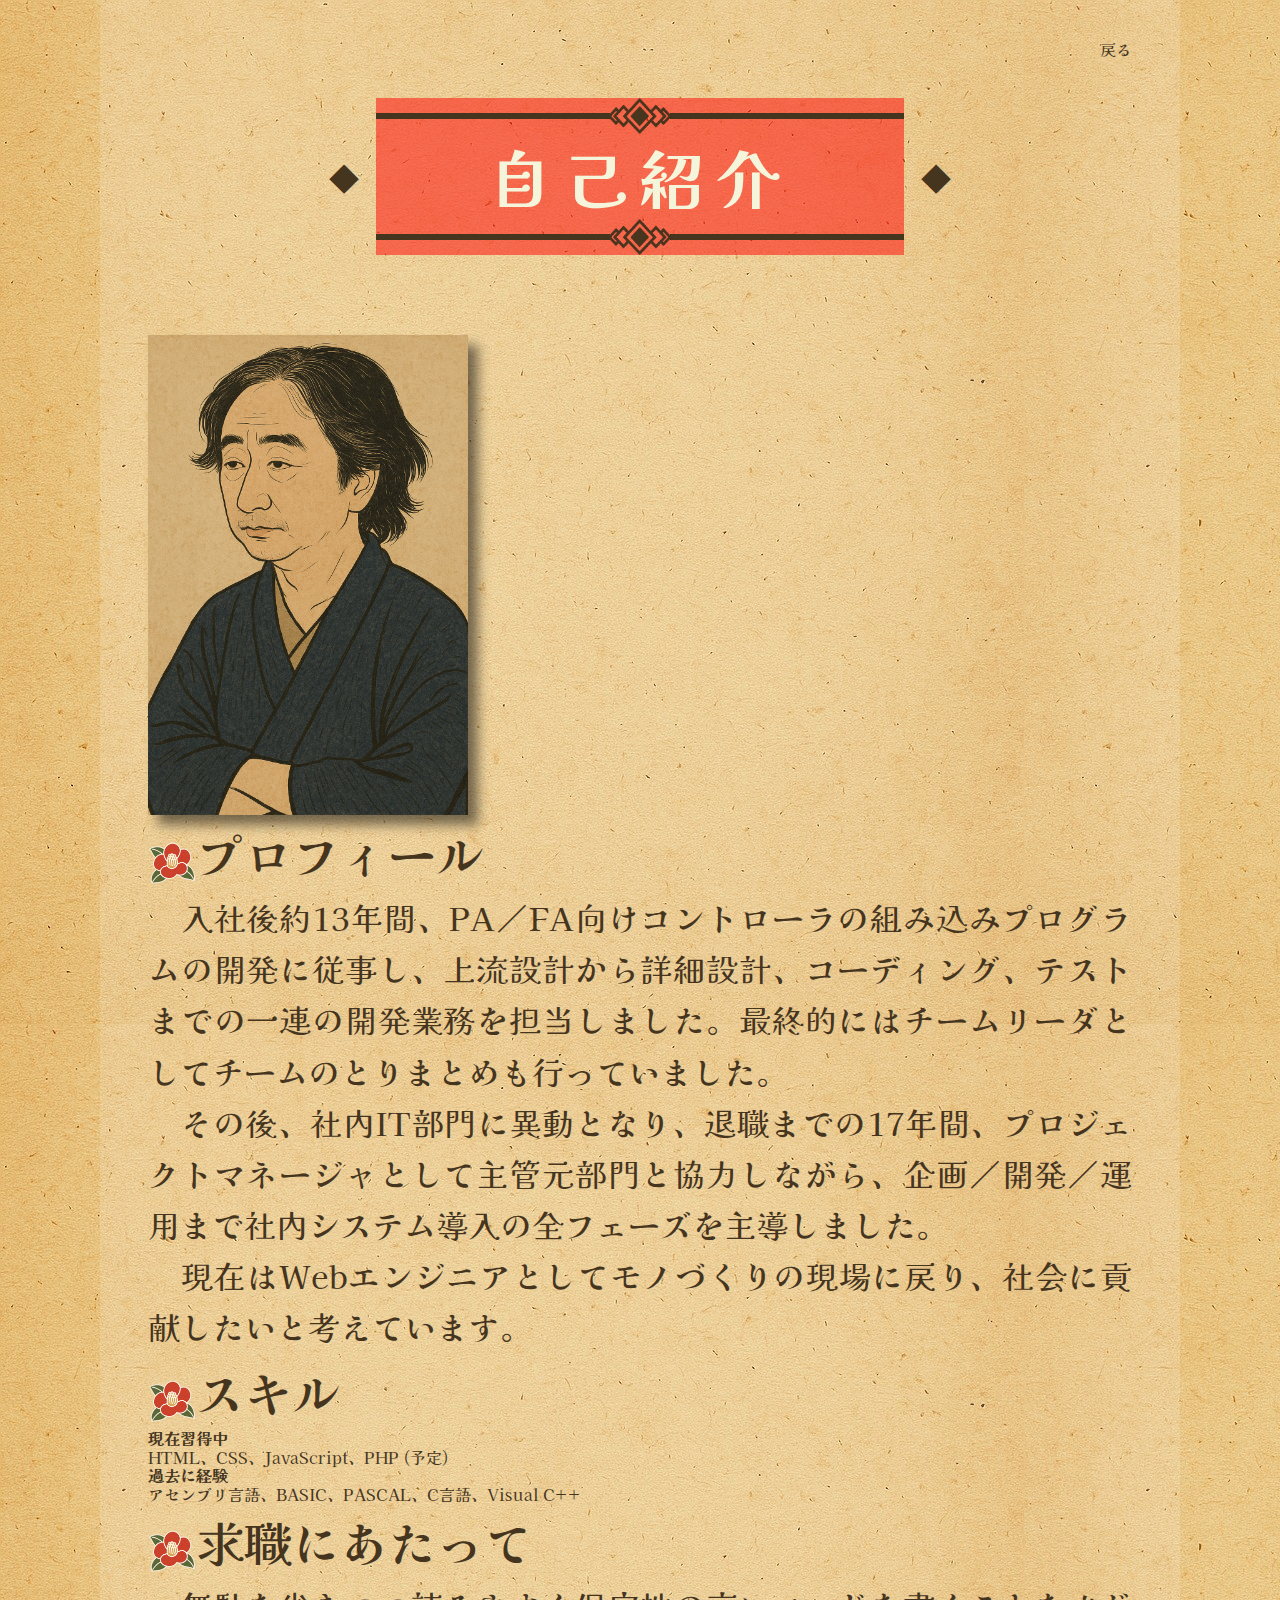
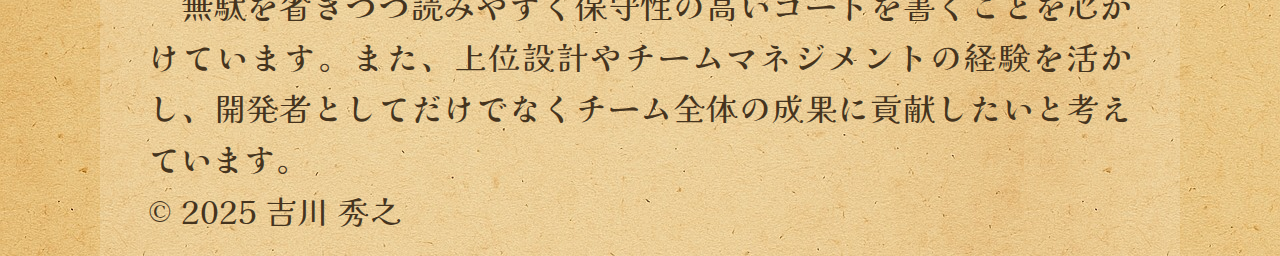
<file: about.html>
<!doctype html>
<html lang="ja">

<head>
    <meta charset="utf-8">
    <meta name="viewport" content="width=device-width, initial-scale=1">
    <title>About & Skills | 吉川秀之</title>
    <link rel="stylesheet" href="styles/reset.css">
    <link rel="stylesheet" href="styles/styles.css">
    <link rel="stylesheet" href="styles/about.css">
    <link rel="preconnect" href="https://fonts.googleapis.com">
    <link rel="preconnect" href="https://fonts.gstatic.com" crossorigin>
    <link href="https://fonts.googleapis.com/css2?family=Kaisei+Tokumin&display=swap" rel="stylesheet">
</head>

<body>
    <header class="back_2_top">
        <a href="index.html" class="back_anchor_text">戻る</a>
    </header>

    <main>
        <div class="h1_wrapper">
            <span class="h1_diamond">◆</span>
            <h1 class="h1_title"><span>自己紹介</span></h1>
            <span class="h1_diamond">◆</span>
        </div>

        <section class="about_head">
            <img class="about__avatar" src="images/avatar_d.jpg" alt="顔写真">
            <div class="about__profile">
                <h2>プロフィール</h2>
                <p>　入社後約13年間、PA／FA向けコントローラの組み込みプログラムの開発に従事し、上流設計から詳細設計、コーディング、テストまでの一連の開発業務を担当しました。最終的にはチームリーダとしてチームのとりまとめも行っていました。<br>
                    　その後、社内IT部門に異動となり、退職までの17年間、プロジェクトマネージャとして主管元部門と協力しながら、企画／開発／運用まで社内システム導入の全フェーズを主導しました。</p>
                <p>　現在はWebエンジニアとしてモノづくりの現場に戻り、社会に貢献したいと考えています。</p>
            </div>
        </section>

        <section class="section_skill">
            <h2>スキル</h2>
            <dl>
                <dt>現在習得中</dt>
                <dd>HTML、CSS、JavaScript、PHP (予定)</dd>
                <dt>過去に経験</dt>
                <dd>アセンブリ言語、BASIC、PASCAL、C言語、Visual C++</dd>
            </dl>
        </section>
        <section class="section_job_search">
            <h2>求職にあたって</h2>
            <p class="about_appeal">　無駄を省きつつ読みやすく保守性の高いコードを書くことを心がけています。また、上位設計やチームマネジメントの経験を活かし、開発者としてだけでなくチーム全体の成果に貢献したいと考えています。</p>
        </section>
    </main>

    <footer>
        <p class="site_footer">&copy; 2025 吉川 秀之</p>
    </footer>
</body>

</html>
</file>
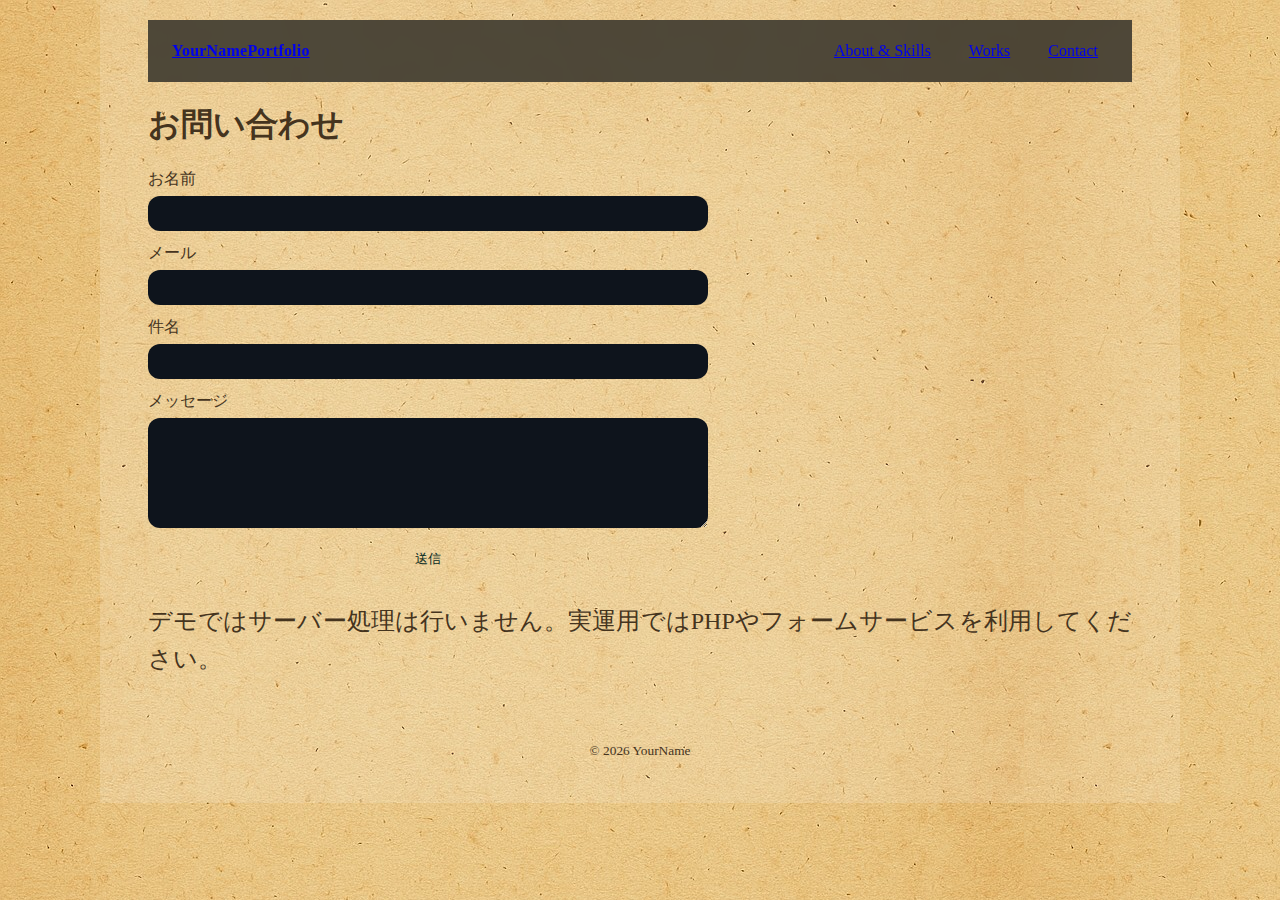
<file: contact.html>
<!-- =====================================
FILE: /contact.html  （お問い合わせ）
===================================== -->
<!doctype html>
<html lang="ja">

<head>
    <meta charset="utf-8" />
    <meta name="viewport" content="width=device-width, initial-scale=1" />
    <title>Contact | ポートフォリオ</title>
    <link rel="stylesheet" href="styles/styles.css" />
</head>

<body>
    <header class="site-header">
        <a class="logo" href="/">YourName<span>Portfolio</span></a>
        <button id="navToggle" class="nav-toggle" aria-expanded="false" aria-controls="globalNav">☰</button>
        <nav id="globalNav" class="site-nav">
            <ul>
                <li><a href="about.html">About & Skills</a></li>
                <li><a href="works.html">Works</a></li>
                <li><a class="active" href="contact.html">Contact</a></li>
            </ul>
        </nav>
    </header>
    <main class="container">
        <h1>お問い合わせ</h1>
        <form class="form" name="contact" method="post" action="thanks.html">
            <label>お名前<input required type="text" name="name" autocomplete="name"></label>
            <label>メール<input required type="email" name="email" autocomplete="email"></label>
            <label>件名<input type="text" name="subject"></label>
            <label>メッセージ<textarea required name="message" rows="6"></textarea></label>
            <button class="btn primary" type="submit">送信</button>
        </form>
        <p class="muted">デモではサーバー処理は行いません。実運用ではPHPやフォームサービスを利用してください。</p>
    </main>
    <footer class="site-footer">
        <small>© <span id="year"></span> YourName</small>
    </footer>
    <script src="scripts/main.js" defer></script>
</body>

</html>
</file>
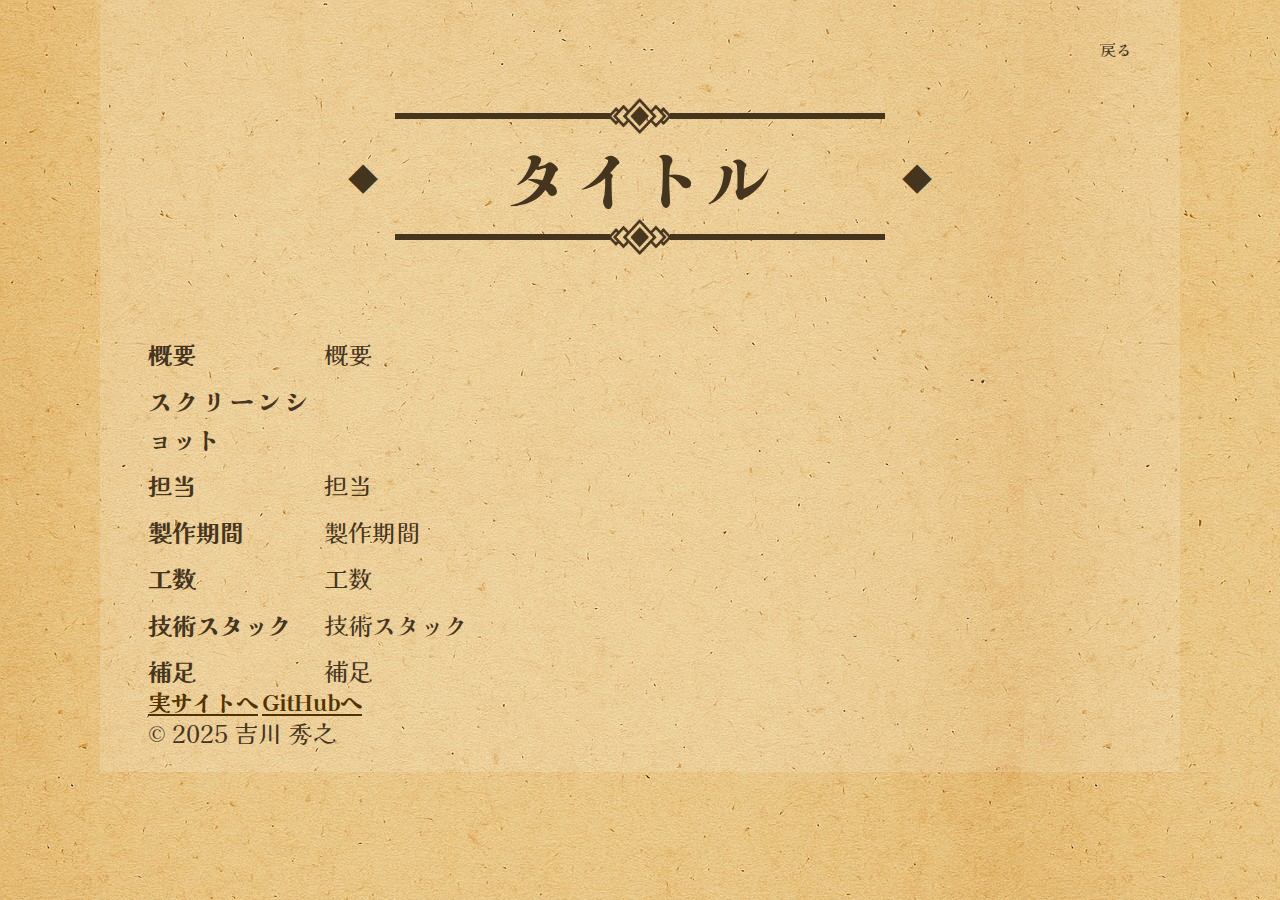
<file: work-detail.html>
<!-- =====================================
FILE: /work-detail.html  （制作実績 詳細ページの雛形）
URL例: /work-detail.html?id=renovation-a など
===================================== -->
<!doctype html>
<html lang="ja">

<head>
    <meta charset="utf-8">
    <meta name="viewport" content="width=device-width, initial-scale=1">
    <title>Work Detail | ポートフォリオ</title>
    <link rel="preconnect" href="https://fonts.googleapis.com">
    <link rel="preconnect" href="https://fonts.gstatic.com" crossorigin>
    <link href="https://fonts.googleapis.com/css2?family=Kaisei+Tokumin&display=swap" rel="stylesheet">
    <link rel="stylesheet" href="styles/reset.css">
    <link rel="stylesheet" href="styles/styles.css">
    <link rel="stylesheet" href="styles/work_detail.css">
</head>

<body>
    <header class="back_2_top">
        <a href="index.html" class="back_anchor_text">戻る</a>
    </header>

    <main>
        <div class="h1_wrapper">
            <span class="h1_diamond">◆</span>
            <h1 class="h1_title"><span id="wd_title">タイトル</span></h1>
            <span class="h1_diamond">◆</span>
        </div>

        <dl>
            <dt>概要</dt>
            <dd id="wd_summary">概要</dd>
            <dt>スクリーンショット</dt>
            <dd class="wd_dd_images">
                <div id="wd_img_wrapper"></div>
            </dd>
            <dt>担当</dt>
            <dd id="wd_role">担当</dd>
            <dt>製作期間</dt>
            <dd id="wd_period">製作期間</dd>
            <dt>工数</dt>
            <dd id="wd_effort">工数</dd>
            <dt>技術スタック</dt>
            <dd id="wd_tech_stack">技術スタック</dd>
            <dt>補足</dt>
            <dd id="wd_note">補足</dd>
        </dl>
        <div class="wd_links">
            <a id="wd_2_site" class="anchor_text" href="#" target="_blank" rel="noopener noreferrer">実サイトへ</a>
            <a id="wd_2_github" class="anchor_text" href="#" target="_blank" rel="noopener noreferrer">GitHubへ</a>
        </div>
    </main>

    <footer>
        <p class="site_footer">&copy; 2025 吉川 秀之</p>
    </footer>

    <script type="module" src="scripts/work_detail.js"></script>
</body>

</html>
</file>
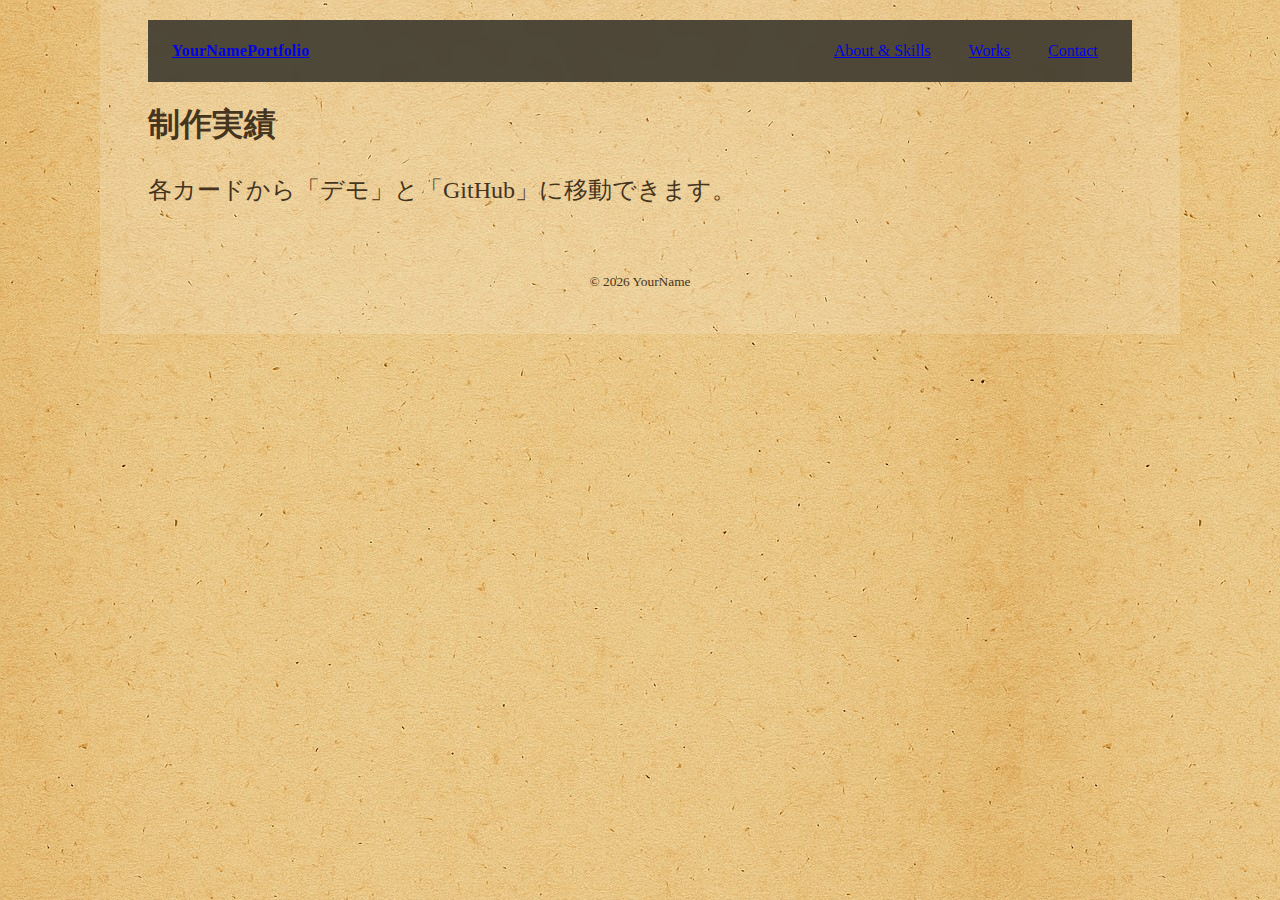
<file: works.html>
<!-- =====================================
FILE: /works.html  （制作実績一覧）
===================================== -->
<!doctype html>
<html lang="ja">

<head>
    <meta charset="utf-8" />
    <meta name="viewport" content="width=device-width, initial-scale=1" />
    <title>Works | ポートフォリオ</title>
    <link rel="stylesheet" href="styles/styles.css" />
</head>

<body>
    <header class="site-header">
        <a class="logo" href="/">YourName<span>Portfolio</span></a>
        <button id="navToggle" class="nav-toggle" aria-expanded="false" aria-controls="globalNav">☰</button>
        <nav id="globalNav" class="site-nav">
            <ul>
                <li><a href="about.html">About & Skills</a></li>
                <li><a class="active" href="works.html">Works</a></li>
                <li><a href="contact.html">Contact</a></li>
            </ul>
        </nav>
    </header>
    <main class="container">
        <h1>制作実績</h1>
        <p class="muted">各カードから「デモ」と「GitHub」に移動できます。</p>
        <div class="grid cards" id="worksList">
            <!-- main.jsで projects を展開 -->
        </div>
    </main>
    <footer class="site-footer">
        <small>© <span id="year"></span> YourName</small>
    </footer>
    <script src="scripts/main.js" defer></script>
</body>

</html>
</file>
<file: styles/styles.css>
/* < !--===================================== */
/* FILE: /assets/styles.css （共通スタイルの雛形） */
/* =====================================-->: */

root {
    --bg: #0b0f13;
    --card: #121821;
    --text: #e5e7eb;
    --muted: #94a3b8;
    --acc: #5eead4;
    --line: #1f2937;
}

* {
    box-sizing: border-box
}

html {
    margin: 0;
    padding: 0;
    background-image: url("../images/background.jpg");
    background-repeat: repeat;
    background-size: auto;
}

body {
    max-width: 1080px;
    margin-left: auto;
    margin-right: auto;
    padding: 20px 48px 20px 48px;
    margin-top: 0;
    color: #45341E;
    font-family: "Kaisei Tokumin", serif;
    background-color: rgba(255, 255, 255, 0.15);
}

/* 「戻る」だけのヘッダ */
.back_2_top {
    text-align: right;
    max-width: 1200px;
    margin: 20px auto;
}

.h1_wrapper {
    margin-top: 40px;
    margin-bottom: 80px;
    display: flex;
    align-items: center;
    justify-content: center;
    gap: 1rem;
    /* 菱形と本体の隙間 */
    font-weight: 600;
}

/* 本体（上線＋文字＋下線） */
.h1_title {
    display: inline-flex;
    flex-direction: column;
    align-items: stretch;
    width: max-content;
    justify-items: center;
    gap: 4px;
    letter-spacing: .15em;
    margin: 0;
}

.h1_title::after,
.h1_title::before {
    content: "";
    display: block;
    width: 100%;
    height: 36px;
    background:
        /* アイコンの幅(62px)によりcalcのパラメータを変える必要あり。線とアイコンが重なるよう60pxにする */
        /* 左の線 */
        linear-gradient(#45341E, #45341E) left center/calc((100% - 60px) / 2) 6px no-repeat,
        /* アイコン */
        url(../images/decoration.png) center/auto 100% no-repeat,
        /* 右の線 */
        linear-gradient(#45341E, #45341E) right center/calc((100% - 60px) / 2) 6px no-repeat;
}

.h1_title::before {
    grid-row: 1;
}

.h1_title>span {
    grid-row: 2;
    font-size: 4rem;
    line-height: 1.2;
    display: inline-block;
    padding-left: 7rem;
    padding-right: 7rem;
    text-align: center;
}

.h1_title::after {
    grid-row: 3;
}

.h1_diamond {
    font-size: 2rem;
    line-height: 1;
}

h2 {
    font-size: 2.5rem;
    font-weight: 500;
    line-height: 1.6;
}

h2::before {
    content: "";
    display: inline-block;
    width: 48px;
    height: 48px;
    background: url(../images/tsubaki.png) no-repeat center / contain;
    vertical-align: text-bottom;
}

h3 {
    font-size: 1.6rem;
    font-weight: 500;
    margin-bottom: 12px;
}

h3::before {
    content: "■";
    padding-right: 0.5rem;
}

p {
    font-size: 1.5rem;
    font-weight: 400;
    line-height: 1.6;
    text-align: justify;
}

/* テキストのリンク */
.anchor_text {
    font-size: 1.4rem;
    font-weight: 600;
    text-decoration: underline 1px #000000;
    text-underline-offset: .15em;
    text-decoration-thickness: .1em;
    text-decoration-color: rgb(83, 50, 1);
    line-height: 1;
    padding: 0;
    margin: 0;
    color: rgb(83, 50, 1);
    position: relative;
    transition: padding-left .2s ease, text-decoration-color .2s ease;
}

.anchor_text::before {
    content: "☞";
    position: absolute;
    left: 0;
    top: 50%;
    transform: translate(-.2em, -50%) scale(.9);
    /* color: var(--ink-vermilion); */
    opacity: 0;
    pointer-events: none;
    transition: opacity .2s ease, transform .2s ease;
}

.anchor_text:hover,
.anchor_text:focus-visible {
    padding-left: 1.2em;
    outline: none;
    /* text-decoration-color: var(--ink-vermilion); */
}

.anchor_text:hover::before,
.anchor_text:focus-visible::before {
    opacity: 1;
    transform: translate(0, -50%) scale(1);
}








.center {
    text-align: center
}

.mt-20 {
    margin-top: 20px
}

.muted {
    color: var(--muted)
}

.site-header {
    position: sticky;
    top: 0;
    z-index: 10;
    display: flex;
    align-items: center;
    justify-content: space-between;
    padding: 14px 24px;
    background: rgba(11, 15, 19, .7);
    backdrop-filter: blur(8px);
    border-bottom: 1px solid var(--line)
}

.logo {
    font-weight: 700;
    letter-spacing: .2px
}

.logo span {
    color: var(--acc)
}

.site-nav ul {
    display: flex;
    gap: 18px;
    list-style: none;
    margin: 0;
    padding: 0
}

.site-nav a {
    display: inline-block;
    padding: 8px 10px;
    border-radius: 10px
}

.site-nav a.active,
.site-nav a:hover {
    background: var(--card)
}

.nav-toggle {
    display: none
}

.hero {
    padding: 64px 0;
    background: radial-gradient(60% 60% at 50% 10%, rgba(94, 234, 212, .12), transparent 60%)
}

.hero__inner .badge {
    display: inline-block;
    font-size: .9rem;
    color: #0b0f13;
    background: var(--acc);
    padding: 4px 8px;
    border-radius: 999px
}

.hero h1 {
    font-size: clamp(28px, 5vw, 44px);
    line-height: 1.2;
    margin: .6em 0
}

.hero .lead {
    color: var(--muted)
}

.hero__cta {
    display: flex;
    gap: 12px;
    margin-top: 18px
}

.btn {
    display: inline-block;
    padding: 10px 14px;
    border-radius: 12px;
    background: var(--card);
    border: 1px solid var(--line)
}

.btn.primary {
    background: var(--acc);
    color: #062b25;
    border: none
}

.btn.ghost {
    background: transparent;
    border: 1px solid var(--line)
}

/* .grid {
    display: grid;
    gap: 18px
}

.cards {
    grid-template-columns: repeat(auto-fit, minmax(260px, 1fr))
} */

/* .card {
    background: var(--card);
    border: 1px solid var(--line);
    border-radius: 16px;
    overflow: hidden;
    display: flex;
    flex-direction: column;
    background-color: cornsilk;
}

.card__body {
    padding: 14px
}

.card__title {
    font-weight: 700;
    margin: 6px 0
}

.card__meta {
    font-size: .9rem;
    color: var(--muted)
}

.card__tags {
    display: flex;
    flex-wrap: wrap;
    gap: 6px;
    margin-top: 8px
}

.tag {
    font-size: .8rem;
    color: #0b0f13;
    background: var(--acc);
    padding: 2px 8px;
    border-radius: 999px
}

.card__actions {
    display: flex;
    gap: 10px;
    margin-top: 12px
}

.card__actions a {
    flex: 1;
    text-align: center
} */

.media {
    display: grid;
    grid-template-columns: 96px 1fr;
    gap: 16px;
    align-items: start
}

.avatar {
    width: 96px;
    height: 96px;
    border-radius: 50%;
    object-fit: cover;
    border: 2px solid var(--line)
}

.skills {
    display: grid;
    grid-template-columns: repeat(auto-fit, minmax(240px, 1fr));
    gap: 16px
}

.check {
    padding-left: 20px
}

.form {
    display: grid;
    gap: 12px;
    max-width: 560px
}

.form label {
    display: grid;
    gap: 6px
}

.form input,
.form textarea {
    padding: 10px;
    border-radius: 12px;
    border: 1px solid var(--line);
    background: #0e141c;
    color: var(--text)
}

.site-footer {
    display: flex;
    gap: 14px;
    justify-content: center;
    align-items: center;
    padding: 24px;
    color: var(--muted);
    border-top: 1px solid var(--line);
    margin-top: 40px
}

@media (max-width:760px) {
    .nav-toggle {
        display: block;
        background: transparent;
        color: var(--text);
        border: 1px solid var(--line);
        border-radius: 8px;
        padding: 6px 10px
    }

    .site-nav {
        display: none
    }

    .site-nav.open {
        display: block;
        position: absolute;
        top: 56px;
        left: 0;
        right: 0;
        background: var(--bg);
        border-bottom: 1px solid var(--line)
    }

    .site-nav ul {
        flex-direction: column;
        padding: 12px
    }
}


/* Utility for detail page */
.detail-hero {
    display: grid;
    gap: 18px;
    padding-block: 28px
}

.detail-hero h1 {
    margin: 0
}

.detail-meta {
    display: flex;
    flex-wrap: wrap;
    gap: 12px;
    color: var(--muted)
}

.detail-body {
    display: grid;
    gap: 18px;
    margin-top: 10px
}

.gallery {
    display: grid;
    grid-template-columns: repeat(auto-fit, minmax(240px, 1fr));
    gap: 12px
}

.note {
    background: #0e141c;
    border: 1px dashed var(--line);
    border-radius: 12px;
    padding: 12px;
    color: var(--muted)
}


/* Focus styles */
:focus-visible {
    outline: 2px solid var(--acc);
    outline-offset: 2px
}


/* Print (PDF提出用の簡易最適化) */
@media print {

    .site-header,
    .site-footer,
    .hero__cta,
    .nav-toggle {
        display: none !important
    }

    a:after {
        content: " (" attr(href) ")";
        font-size: .9em;
        color: #555
    }
}
</file>
<file: styles/about.css>
body {
    font-family: "Kaisei Tokumin", serif;
}

.container {
    background-image: url("../images/background.jpg");
    background-repeat: repeat;
    background-size: auto;
}

h1 {
    font-size: 5rem;
    font-weight: 600;
    color: beige;
    background: rgba(255, 0, 0, 0.5);
    line-height: 1.6;
    text-align: center;
    /* position: relative; */
}

h1::before,
h1::after {
    content: "";
    display: inline-block;
    /* position: absolute; */
    width: 100px;
    height: 100px;
    background: url(../images/tsubaki.png) no-repeat center / contain;
    vertical-align: bottom;
}

h2 {
    font-size: 3rem;
    font-weight: 500;
}

p {
    font-size: 2rem;
    font-weight: 400;
    line-height: 1.6;
    text-align: justify;
}

.about {
    display: flex;
    flex-direction: row;
    gap: 48px;
}

.about__avatar {
    max-width: 320px;
    height: auto;
    filter: drop-shadow(10px 10px 6px rgba(0,0,0,0.5));
}

/* スマホ向け（幅768px以下） */
@media screen and (max-width: 768px) {
    .about {
        flex-direction: column;
    }
}
</file>
<file: styles/work_detail.css>
dl {
    font-size: 1.5rem;
    font-weight: 400;
    line-height: 1.6;
    text-align: justify;
    display: grid;
    grid-template-columns: 10rem 1fr;
    column-gap: 1rem;
    row-gap: .5rem;
    align-items: start;
}
</file>
